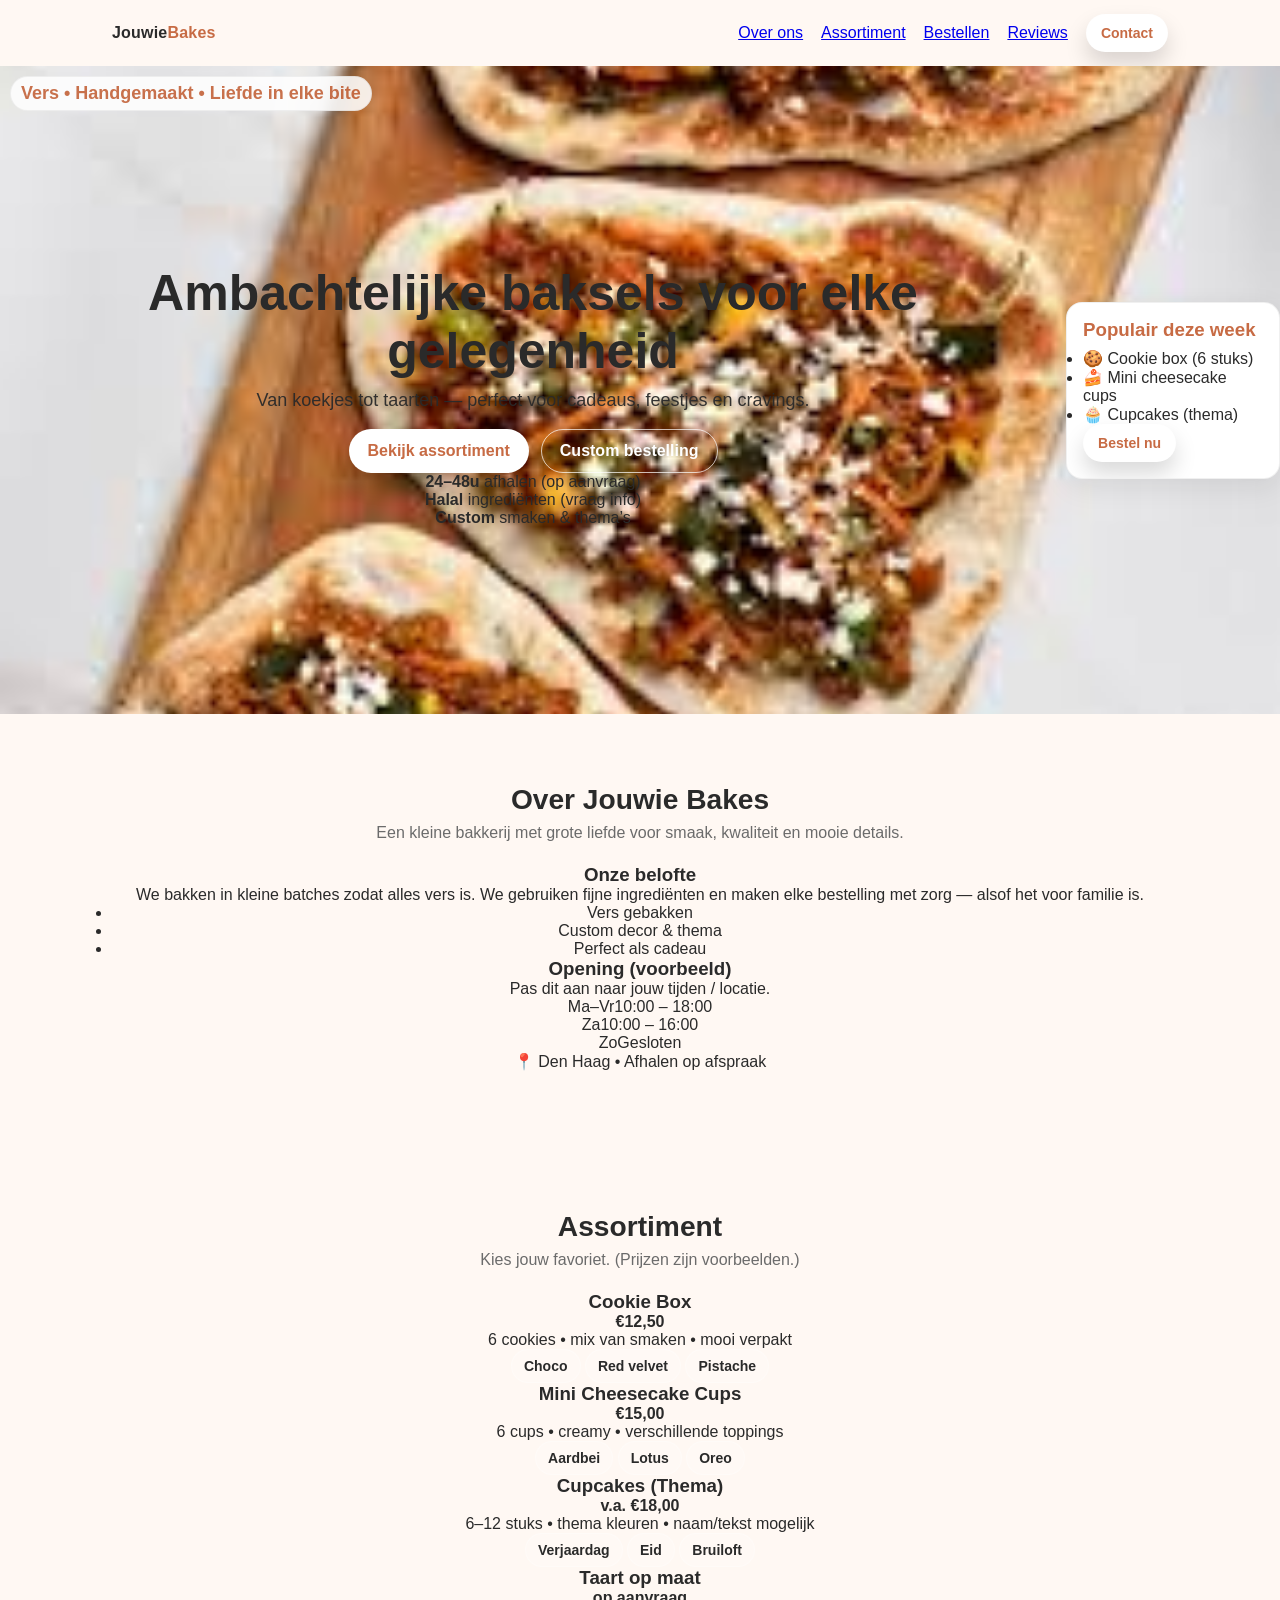
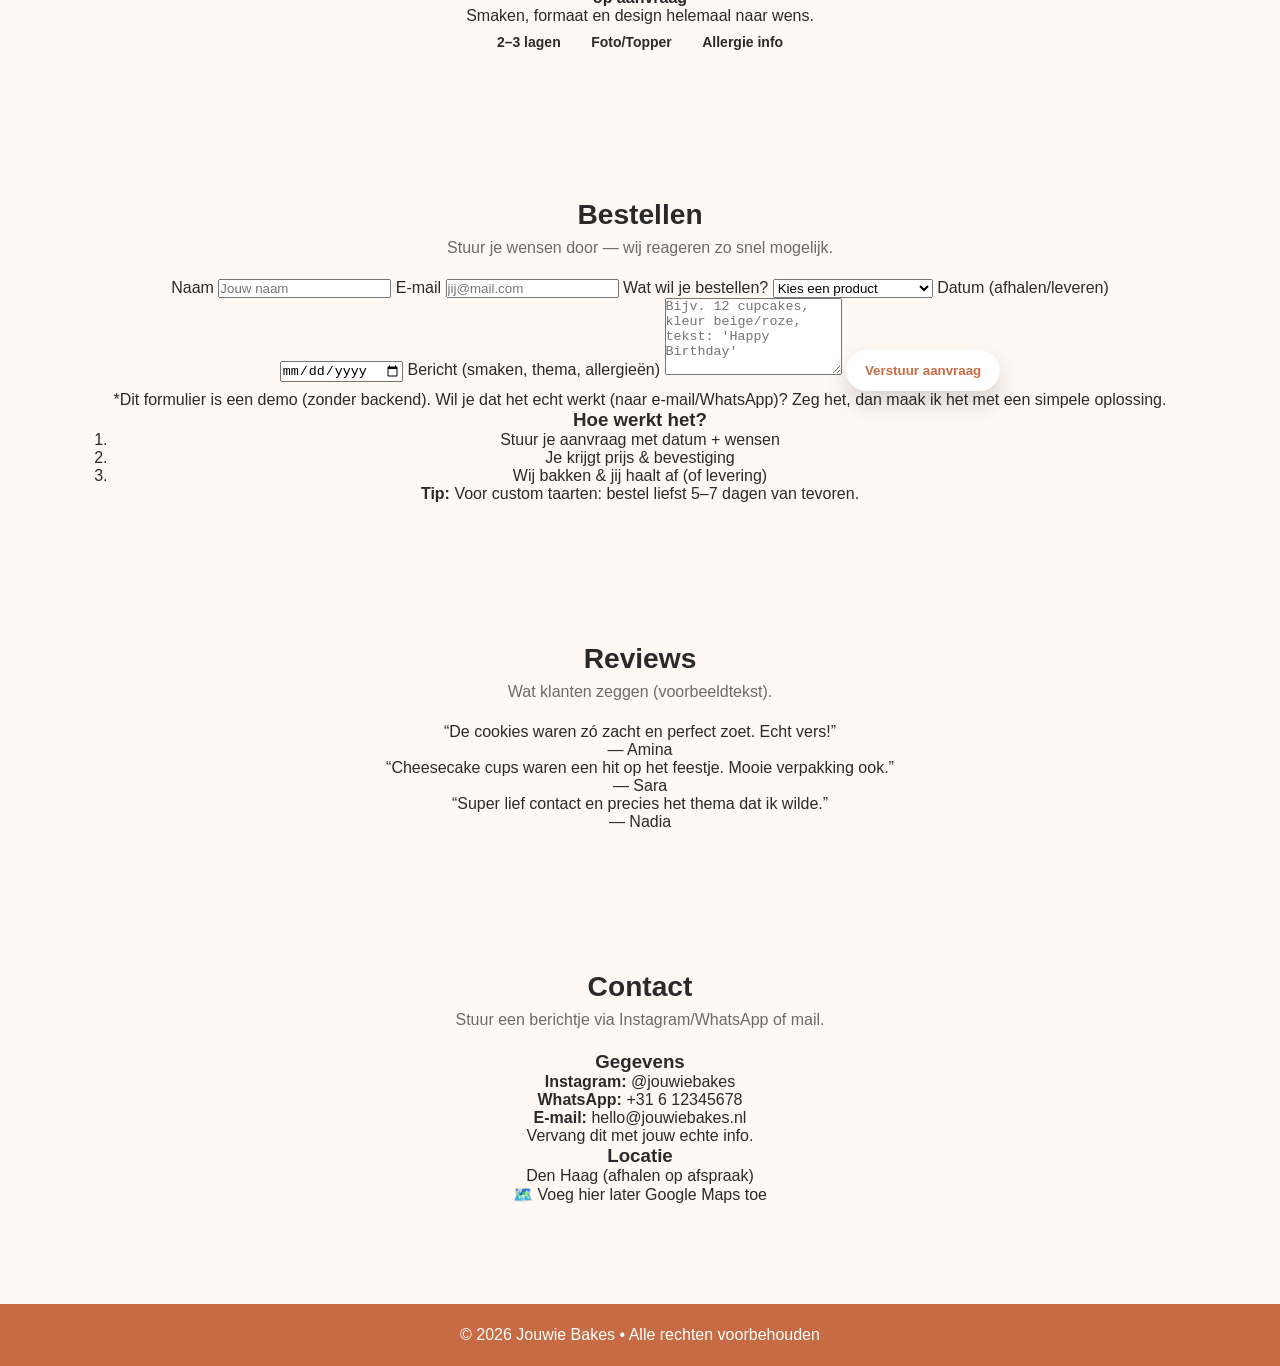
<file: website.html>
<!DOCTYPE html>
<html lang="nl">
<head>
  <meta charset="UTF-8" />
  <meta name="viewport" content="width=device-width, initial-scale=1.0" />
  <title>Jouwie Bakes | Ambachtelijke Bakkerij</title>
  <link rel="stylesheet" href="website.css" />
</head>
<body>

  <!-- Header -->
  <header class="site-header">
    <nav class="nav">
      <a class="logo" href="#home">Jouwie<span>Bakes</span></a>

      <ul class="nav-links">
        <li><a href="#about">Over ons</a></li>
        <li><a href="#menu">Assortiment</a></li>
        <li><a href="#custom">Bestellen</a></li>
        <li><a href="#reviews">Reviews</a></li>
        <li><a class="btn btn-small" href="#contact">Contact</a></li>
      </ul>
    </nav>
  </header>

  <!-- Hero -->
  <main id="home">
    <section class="hero">
      <div class="hero-content">
        <p class="tag">Vers • Handgemaakt • Liefde in elke bite</p>
        <h1>Ambachtelijke baksels voor elke gelegenheid</h1>
        <p class="subtitle">
          Van koekjes tot taarten — perfect voor cadeaus, feestjes en cravings.
        </p>
        <div class="hero-actions">
          <a class="btn" href="#menu">Bekijk assortiment</a>
          <a class="btn btn-ghost" href="#custom">Custom bestelling</a>
        </div>

        <div class="hero-badges">
          <div class="badge">
            <strong>24–48u</strong>
            <span>afhalen (op aanvraag)</span>
          </div>
          <div class="badge">
            <strong>Halal</strong>
            <span>ingrediënten (vraag info)</span>
          </div>
          <div class="badge">
            <strong>Custom</strong>
            <span>smaken & thema’s</span>
          </div>
        </div>
      </div>

      <div class="hero-card">
        <div class="card">
          <h3>Populair deze week</h3>
          <ul class="list">
            <li>🍪 Cookie box (6 stuks)</li>
            <li>🍰 Mini cheesecake cups</li>
            <li>🧁 Cupcakes (thema)</li>
          </ul>
          <a class="btn btn-small" href="#custom">Bestel nu</a>
        </div>
      </div>
    </section>

    <!-- About -->
    <section id="about" class="section">
      <div class="section-head">
        <h2>Over Jouwie Bakes</h2>
        <p>
          Een kleine bakkerij met grote liefde voor smaak, kwaliteit en mooie details.
        </p>
      </div>

      <div class="grid-2">
        <div class="panel">
          <h3>Onze belofte</h3>
          <p>
            We bakken in kleine batches zodat alles vers is. We gebruiken fijne ingrediënten
            en maken elke bestelling met zorg — alsof het voor familie is.
          </p>
          <ul class="checklist">
            <li>Vers gebakken</li>
            <li>Custom decor & thema</li>
            <li>Perfect als cadeau</li>
          </ul>
        </div>

        <div class="panel highlight">
          <h3>Opening (voorbeeld)</h3>
          <p class="muted">Pas dit aan naar jouw tijden / locatie.</p>
          <div class="hours">
            <div><span>Ma–Vr</span><span>10:00 – 18:00</span></div>
            <div><span>Za</span><span>10:00 – 16:00</span></div>
            <div><span>Zo</span><span>Gesloten</span></div>
          </div>
          <p class="muted">📍 Den Haag • Afhalen op afspraak</p>
        </div>
      </div>
    </section>

    <!-- Menu -->
    <section id="menu" class="section alt">
      <div class="section-head">
        <h2>Assortiment</h2>
        <p>Kies jouw favoriet. (Prijzen zijn voorbeelden.)</p>
      </div>

      <div class="cards">
        <article class="product">
          <div class="product-top">
            <h3>Cookie Box</h3>
            <span class="price">€12,50</span>
          </div>
          <p>6 cookies • mix van smaken • mooi verpakt</p>
          <div class="pill-row">
            <span class="pill">Choco</span>
            <span class="pill">Red velvet</span>
            <span class="pill">Pistache</span>
          </div>
        </article>

        <article class="product">
          <div class="product-top">
            <h3>Mini Cheesecake Cups</h3>
            <span class="price">€15,00</span>
          </div>
          <p>6 cups • creamy • verschillende toppings</p>
          <div class="pill-row">
            <span class="pill">Aardbei</span>
            <span class="pill">Lotus</span>
            <span class="pill">Oreo</span>
          </div>
        </article>

        <article class="product">
          <div class="product-top">
            <h3>Cupcakes (Thema)</h3>
            <span class="price">v.a. €18,00</span>
          </div>
          <p>6–12 stuks • thema kleuren • naam/tekst mogelijk</p>
          <div class="pill-row">
            <span class="pill">Verjaardag</span>
            <span class="pill">Eid</span>
            <span class="pill">Bruiloft</span>
          </div>
        </article>

        <article class="product">
          <div class="product-top">
            <h3>Taart op maat</h3>
            <span class="price">op aanvraag</span>
          </div>
          <p>Smaken, formaat en design helemaal naar wens.</p>
          <div class="pill-row">
            <span class="pill">2–3 lagen</span>
            <span class="pill">Foto/Topper</span>
            <span class="pill">Allergie info</span>
          </div>
        </article>
      </div>
    </section>

    <!-- Custom order -->
    <section id="custom" class="section">
      <div class="section-head">
        <h2>Bestellen</h2>
        <p>Stuur je wensen door — wij reageren zo snel mogelijk.</p>
      </div>

      <div class="grid-2">
        <form class="form" action="#" method="post">
          <label>
            Naam
            <input type="text" placeholder="Jouw naam" required />
          </label>

          <label>
            E-mail
            <input type="email" placeholder="jij@mail.com" required />
          </label>

          <label>
            Wat wil je bestellen?
            <select required>
              <option value="">Kies een product</option>
              <option>Cookie Box</option>
              <option>Mini Cheesecake Cups</option>
              <option>Cupcakes (Thema)</option>
              <option>Taart op maat</option>
            </select>
          </label>

          <label>
            Datum (afhalen/leveren)
            <input type="date" required />
          </label>

          <label>
            Bericht (smaken, thema, allergieën)
            <textarea rows="5" placeholder="Bijv. 12 cupcakes, kleur beige/roze, tekst: 'Happy Birthday'"></textarea>
          </label>

          <button class="btn" type="submit">Verstuur aanvraag</button>
          <p class="muted tiny">
            *Dit formulier is een demo (zonder backend). Wil je dat het echt werkt (naar e-mail/WhatsApp)?
            Zeg het, dan maak ik het met een simpele oplossing.
          </p>
        </form>

        <div class="panel highlight">
          <h3>Hoe werkt het?</h3>
          <ol class="steps">
            <li>Stuur je aanvraag met datum + wensen</li>
            <li>Je krijgt prijs & bevestiging</li>
            <li>Wij bakken & jij haalt af (of levering)</li>
          </ol>

          <div class="note">
            <strong>Tip:</strong> Voor custom taarten: bestel liefst 5–7 dagen van tevoren.
          </div>
        </div>
      </div>
    </section>

    <!-- Reviews -->
    <section id="reviews" class="section alt">
      <div class="section-head">
        <h2>Reviews</h2>
        <p>Wat klanten zeggen (voorbeeldtekst).</p>
      </div>

      <div class="quotes">
        <figure class="quote">
          <blockquote>“De cookies waren zó zacht en perfect zoet. Echt vers!”</blockquote>
          <figcaption>— Amina</figcaption>
        </figure>

        <figure class="quote">
          <blockquote>“Cheesecake cups waren een hit op het feestje. Mooie verpakking ook.”</blockquote>
          <figcaption>— Sara</figcaption>
        </figure>

        <figure class="quote">
          <blockquote>“Super lief contact en precies het thema dat ik wilde.”</blockquote>
          <figcaption>— Nadia</figcaption>
        </figure>
      </div>
    </section>

    <!-- Contact -->
    <section id="contact" class="section">
      <div class="section-head">
        <h2>Contact</h2>
        <p>Stuur een berichtje via Instagram/WhatsApp of mail.</p>
      </div>

      <div class="contact-grid">
        <div class="panel">
          <h3>Gegevens</h3>
          <p><strong>Instagram:</strong> @jouwiebakes</p>
          <p><strong>WhatsApp:</strong> +31 6 12345678</p>
          <p><strong>E-mail:</strong> hello@jouwiebakes.nl</p>
          <p class="muted tiny">Vervang dit met jouw echte info.</p>
        </div>

        <div class="panel highlight">
          <h3>Locatie</h3>
          <p>Den Haag (afhalen op afspraak)</p>
          <div class="map-placeholder" aria-label="Kaart placeholder">
            <span>🗺️ Voeg hier later Google Maps toe</span>
          </div>
        </div>
      </div>
    </section>
  </main>

  <!-- Footer -->
  <footer class="footer">
    <p>© <span id="year"></span> Jouwie Bakes • Alle rechten voorbehouden</p>
  </footer>

  <script>
    document.getElementById("year").textContent = new Date().getFullYear();
  </script>
</body>
</html>
</file>
<file: website.css>
:root{
  --bg: #fff8f3;
  --white: #ffffff;
  --text: #2a2a2a;
  --muted: #6b6b6b;

  --brand: #c76b44;
  --brand-soft: #fff0e6;

  --shadow: 0 8px 28px rgba(0,0,0,.08);
  --radius: 16px;
}

*{ margin:0; padding:0; box-sizing:border-box; }
html{ scroll-behavior:smooth; }
body{
  font-family: Arial, sans-serif;
  background: var(--bg);
  color: var(--text);
}

/* Header */
.header{
  position: sticky;
  top: 0;
  z-index: 99;
  background: rgba(255,255,255,.85);
  backdrop-filter: blur(10px);
  border-bottom: 1px solid rgba(0,0,0,.06);
  transition: box-shadow .2s ease;
}
.header.scrolled{ box-shadow: 0 10px 30px rgba(0,0,0,.08); }

.nav{
  display:flex;
  justify-content:space-between;
  align-items:center;
  padding: 14px 22px;
  max-width: 1100px;
  margin: 0 auto;
  gap: 14px;
}

.logo{
  font-weight: 900;
  text-decoration:none;
  color: var(--text);
  letter-spacing: .2px;
}
.logo span{ color: var(--brand); }

.nav-links{
  list-style:none;
  display:flex;
  align-items:center;
  gap: 18px;
}
.nav-link{
  text-decoration:none;
  color: var(--text);
  font-weight: 700;
  opacity: .9;
}
.nav-link:hover{ opacity: 1; }
.nav-link.active{ color: var(--brand); }

/* Mobile menu */
.menu-toggle{
  display:none;
  width: 44px;
  height: 44px;
  border-radius: 12px;
  border: 1px solid rgba(0,0,0,.1);
  background: rgba(255,255,255,.9);
  cursor:pointer;
}
.menu-toggle span{
  display:block;
  height: 2px;
  background: var(--text);
  margin: 7px 10px;
  border-radius: 2px;
}

@media (max-width: 820px){
  .menu-toggle{ display:block; }
  .nav-links{
    position: absolute;
    right: 18px;
    top: 62px;
    background: rgba(255,255,255,.96);
    border: 1px solid rgba(0,0,0,.08);
    box-shadow: var(--shadow);
    border-radius: 14px;
    padding: 10px;
    display:none;
    flex-direction: column;
    align-items: stretch;
    min-width: 190px;
  }
  .nav-links.open{ display:flex; }
  .nav-links li a{ display:block; padding: 10px 12px; border-radius: 12px; }
  .nav-links li a:hover{ background: rgba(199,107,68,.10); }
}

/* Hero */
.hero{
  position: relative;
  min-height: 72vh;
  display:flex;
  align-items:center;
  justify-content:center;
  text-align:center;
  background: url("images/pizza.jpg") center/cover no-repeat;
  overflow:hidden;
}
.hero-overlay{
  position:absolute; inset:0;
  background: linear-gradient(120deg, rgba(199,107,68,.92), rgba(199,107,68,.65));
}
.hero-text{
  position: relative;
  z-index: 1;
  padding: 34px 18px;
  max-width: 900px;
  color: white;
  animation: floatIn .6s ease both;
}
@keyframes floatIn{
  from{ transform: translateY(10px); opacity: 0; }
  to{ transform: translateY(0); opacity: 1; }
}
.hero h1{
  font-size: clamp(30px, 4vw, 50px);
  margin: 10px 0 10px;
}
.hero p{ font-size: 18px; opacity: .95; }

.pill{
  display:inline-block;
  padding: 8px 12px;
  border-radius: 999px;
  background: rgba(255,255,255,.22);
  border: 1px solid rgba(255,255,255,.25);
  font-weight: 800;
  font-size: 14px;
}

.hero-actions{
  display:flex;
  justify-content:center;
  gap: 12px;
  margin-top: 18px;
  flex-wrap: wrap;
}

.hero-stats{
  margin-top: 18px;
  display:flex;
  gap: 10px;
  justify-content:center;
  flex-wrap: wrap;
}
.stat{
  background: rgba(255,255,255,.15);
  border: 1px solid rgba(255,255,255,.22);
  border-radius: 14px;
  padding: 10px 12px;
  min-width: 170px;
}
.stat strong{ display:block; }
.stat span{ opacity: .9; font-size: 13px; }

/* Buttons */
.btn{
  display:inline-flex;
  align-items:center;
  justify-content:center;
  gap: 8px;
  margin-top: 0;
  padding: 12px 18px;
  background: white;
  color: var(--brand);
  text-decoration:none;
  font-weight: 900;
  border-radius: 999px;
  border: 1px solid rgba(255,255,255,.45);
  box-shadow: 0 12px 22px rgba(0,0,0,.15);
  transition: transform .15s ease, opacity .15s ease;
  cursor:pointer;
}
.btn:hover{ transform: translateY(-1px); }
.btn:active{ transform: translateY(0px); }
.btn-ghost{
  background: transparent;
  color: white;
  border: 1px solid rgba(255,255,255,.7);
  box-shadow: none;
}
.btn-small{ padding: 10px 14px; font-size: 14px; }

/* Sections */
.section{
  padding: 70px 22px;
  text-align:center;
  max-width: 1100px;
  margin: 0 auto;
}
.section-tight{ padding: 28px 22px; }
.light{
  background: var(--brand-soft);
  border-radius: 26px;
  margin: 18px auto;
}

.section-head{ margin-bottom: 22px; }
.section-head h2{
  font-size: clamp(24px, 2.2vw, 34px);
  margin-bottom: 8px;
}
.section-head p{ color: var(--muted); }

/* Highlights */
.highlights{
  display:grid;
  grid-template-columns: repeat(3, 1fr);
  gap: 12px;
  max-width: 1100px;
  margin: 0 auto;
}
.highlight-card{
  background: var(--white);
  padding: 16px;
  border-radius: var(--radius);
  box-shadow: var(--shadow);
  border: 1px solid rgba(0,0,0,.06);
}
.highlight-card p{ margin-top: 6px; color: var(--muted); }
@media (max-width: 820px){
  .highlights{ grid-template-columns: 1fr; }
}

/* Products */
.products{
  display:grid;
  grid-template-columns: repeat(auto-fit, minmax(250px, 1fr));
  gap: 18px;
  margin-top: 22px;
}

.card{
  background: var(--white);
  padding: 16px;
  border-radius: var(--radius);
  box-shadow: var(--shadow);
  border: 1px solid rgba(0,0,0,.06);
  text-align:left;
  transition: transform .18s ease, box-shadow .18s ease;
  position: relative;
  overflow: hidden;
}
.card:hover{
  transform: translateY(-6px);
  box-shadow: 0 16px 36px rgba(0,0,0,.12);
}

.img-wrap{
  position: relative;
  border-radius: 14px;
  overflow: hidden;
  margin-bottom: 12px;
}
.card img{
  width: 100%;
  height: 180px;
  object-fit: cover;
  display:block;
  transform: scale(1);
  transition: transform .25s ease;
}
.card:hover img{ transform: scale(1.05); }

.tag{
  position:absolute;
  left: 10px;
  top: 10px;
  background: rgba(255,255,255,.92);
  color: var(--brand);
  font-weight: 900;
  font-size: 12px;
  padding: 6px 10px;
  border-radius: 999px;
  border: 1px solid rgba(0,0,0,.06);
}

.card h3{
  margin-bottom: 8px;
  color: var(--brand);
}
.card p{ color: var(--muted); line-height: 1.4; }

.card-bottom{
  margin-top: 14px;
  display:flex;
  justify-content:space-between;
  align-items:center;
  gap: 10px;
}
.price{
  font-weight: 900;
  color: var(--text);
}
.order-btn{
  border: none;
  background: rgba(199,107,68,.12);
  color: var(--brand);
  font-weight: 900;
  padding: 10px 12px;
  border-radius: 12px;
  cursor:pointer;
  transition: transform .15s ease, background .15s ease;
  white-space: nowrap;
}
.order-btn:hover{
  transform: translateY(-1px);
  background: rgba(199,107,68,.18);
}

/* Gallery */
.gallery{
  display:grid;
  grid-template-columns: repeat(auto-fit, minmax(210px, 1fr));
  gap: 14px;
  margin-top: 22px;
}
.gallery img{
  width:100%;
  height: 220px;
  object-fit: cover;
  border-radius: 16px;
  box-shadow: var(--shadow);
  border: 1px solid rgba(0,0,0,.06);
  cursor: pointer;
  transition: transform .18s ease;
}
.gallery img:hover{ transform: translateY(-4px); }

/* Contact */
.contact-cards{
  display:grid;
  grid-template-columns: repeat(3, 1fr);
  gap: 14px;
  margin-top: 18px;
}
.contact-card{
  background: var(--white);
  padding: 18px;
  border-radius: var(--radius);
  box-shadow: var(--shadow);
  border: 1px solid rgba(0,0,0,.06);
}
.contact-card p{ margin-top: 6px; color: var(--muted); }
@media (max-width: 820px){
  .contact-cards{ grid-template-columns: 1fr; }
}

/* Footer */
.footer{
  background: var(--brand);
  color: white;
  padding: 22px;
  text-align:center;
  margin-top: 30px;
}

/* Back to top */
.back-to-top{
  position: fixed;
  right: 16px;
  bottom: 16px;
  width: 46px;
  height: 46px;
  border-radius: 16px;
  border: 1px solid rgba(0,0,0,.08);
  background: rgba(255,255,255,.92);
  color: var(--brand);
  font-weight: 900;
  cursor:pointer;
  box-shadow: var(--shadow);
  opacity: 0;
  pointer-events: none;
  transform: translateY(8px);
  transition: opacity .18s ease, transform .18s ease;
}
.back-to-top.show{
  opacity: 1;
  pointer-events: auto;
  transform: translateY(0);
}

/* Lightbox */
.lightbox{
  position: fixed;
  inset: 0;
  background: rgba(0,0,0,.75);
  display:none;
  align-items:center;
  justify-content:center;
  padding: 18px;
  z-index: 999;
}
.lightbox.open{ display:flex; }
.lightbox-img{
  max-width: min(980px, 95vw);
  max-height: 85vh;
  border-radius: 18px;
  box-shadow: 0 24px 60px rgba(0,0,0,.35);
}
.lightbox-close{
  position: fixed;
  top: 16px;
  right: 16px;
  width: 44px;
  height: 44px;
  border-radius: 14px;
  border: none;
  background: rgba(255,255,255,.92);
  cursor:pointer;
  font-weight: 900;
}
</file>
